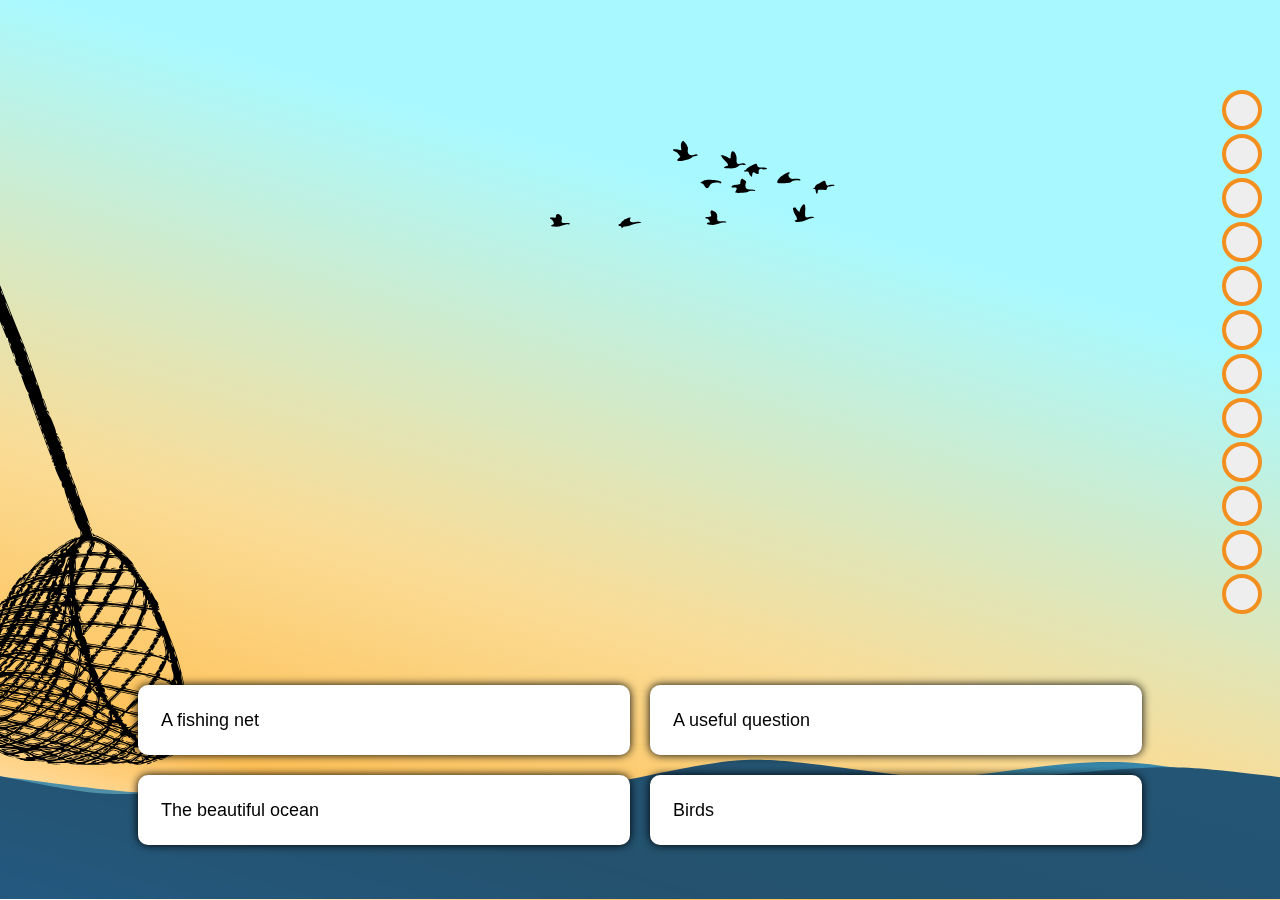
<file: index.html>
<!doctype html><html lang="en"><head><meta charset="utf-8"/><link rel="icon" href="/favicon.ico"/><meta name="viewport" content="width=device-width,initial-scale=1"/><meta name="theme-color" content="#000000"/><meta name="description" content="Game created using create-react-app"/><link rel="apple-touch-icon" href="/logo192.png"/><link rel="manifest" href="/manifest.json"/><title>React App</title><link href="/static/css/main.70c2e511.chunk.css" rel="stylesheet"></head><body><noscript>You need to enable JavaScript to run this app.</noscript><div id="root"></div><script>!function(e){function r(r){for(var n,a,l=r[0],c=r[1],f=r[2],p=0,s=[];p<l.length;p++)a=l[p],Object.prototype.hasOwnProperty.call(o,a)&&o[a]&&s.push(o[a][0]),o[a]=0;for(n in c)Object.prototype.hasOwnProperty.call(c,n)&&(e[n]=c[n]);for(i&&i(r);s.length;)s.shift()();return u.push.apply(u,f||[]),t()}function t(){for(var e,r=0;r<u.length;r++){for(var t=u[r],n=!0,l=1;l<t.length;l++){var c=t[l];0!==o[c]&&(n=!1)}n&&(u.splice(r--,1),e=a(a.s=t[0]))}return e}var n={},o={1:0},u=[];function a(r){if(n[r])return n[r].exports;var t=n[r]={i:r,l:!1,exports:{}};return e[r].call(t.exports,t,t.exports,a),t.l=!0,t.exports}a.m=e,a.c=n,a.d=function(e,r,t){a.o(e,r)||Object.defineProperty(e,r,{enumerable:!0,get:t})},a.r=function(e){"undefined"!=typeof Symbol&&Symbol.toStringTag&&Object.defineProperty(e,Symbol.toStringTag,{value:"Module"}),Object.defineProperty(e,"__esModule",{value:!0})},a.t=function(e,r){if(1&r&&(e=a(e)),8&r)return e;if(4&r&&"object"==typeof e&&e&&e.__esModule)return e;var t=Object.create(null);if(a.r(t),Object.defineProperty(t,"default",{enumerable:!0,value:e}),2&r&&"string"!=typeof e)for(var n in e)a.d(t,n,function(r){return e[r]}.bind(null,n));return t},a.n=function(e){var r=e&&e.__esModule?function(){return e.default}:function(){return e};return a.d(r,"a",r),r},a.o=function(e,r){return Object.prototype.hasOwnProperty.call(e,r)},a.p="/";var l=this["webpackJsonpoceancleaner-game"]=this["webpackJsonpoceancleaner-game"]||[],c=l.push.bind(l);l.push=r,l=l.slice();for(var f=0;f<l.length;f++)r(l[f]);var i=c;t()}([])</script><script src="/static/js/2.497369e1.chunk.js"></script><script src="/static/js/main.4f3ed47e.chunk.js"></script></body></html>
</file>
<file: static/css/main.70c2e511.chunk.css>
body{font-family:-apple-system,BlinkMacSystemFont,"Segoe UI","Roboto","Oxygen","Ubuntu","Cantarell","Fira Sans","Droid Sans","Helvetica Neue",sans-serif;margin:0;font-family:"Helvetica Neue","Segoe UI","Roboto","Oxygen","Ubuntu","Cantarell","Fira Sans","Droid Sans",sans-serif;-webkit-font-smoothing:antialiased;-moz-osx-font-smoothing:grayscale}code{font-family:source-code-pro,Menlo,Monaco,Consolas,"Courier New",monospace}*{box-sizing:border-box}.App{text-align:center}.App-logo{height:40vmin;pointer-events:none}@media (prefers-reduced-motion:no-preference){.App-logo{-webkit-animation:App-logo-spin 20s linear infinite;animation:App-logo-spin 20s linear infinite}}.App-header{background-color:#282c34;min-height:100vh;display:flex;flex-direction:column;align-items:center;justify-content:center;font-size:calc(10px + 2vmin);color:#fff}.App-link{color:#61dafb}@-webkit-keyframes App-logo-spin{0%{-webkit-transform:rotate(0deg);transform:rotate(0deg)}to{-webkit-transform:rotate(1turn);transform:rotate(1turn)}}@keyframes App-logo-spin{0%{-webkit-transform:rotate(0deg);transform:rotate(0deg)}to{-webkit-transform:rotate(1turn);transform:rotate(1turn)}}.wave{position:absolute;bottom:-5px;left:0;width:100%}@media (-webkit-min-device-pixel-ratio:0) and (min-resolution:.001dpcm){.wave{bottom:-3px}}@-moz-document url-prefix(){.wave{bottom:-4px}}.wave-container{position:fixed;height:200px;width:100%;bottom:0;opacity:.9;z-index:1}.net{-webkit-transform:rotate(180deg);transform:rotate(180deg);position:fixed;left:-140px;height:60%;bottom:15%;-webkit-animation:move 5s ease-in-out infinite;animation:move 5s ease-in-out infinite}@-webkit-keyframes move{0%{left:-150px}50%{left:-120px;-webkit-transform:rotate(175deg);transform:rotate(175deg)}to{left:-150px}}@keyframes move{0%{left:-150px}50%{left:-120px;-webkit-transform:rotate(175deg);transform:rotate(175deg)}to{left:-150px}}.quiz-view{background:#fff;background:linear-gradient(16deg,#fff,#ffc157 16%,#fadc96 36%,#a8f9ff 72%);background-size:cover;display:flex;justify-content:center;align-items:center;touch-action:manipulation}.whole-page{position:fixed;top:0;bottom:0;left:0;right:0}.quiz-game-view{position:absolute;top:10%;width:100%}.quiz-game-view .answer-circles,.quiz-game-view .timer-bar{margin:auto 8px;flex-shrink:0}.particle{position:fixed}.particle .over-bar{background-position:50%;background-repeat:no-repeat;background-size:cover;height:160px;width:400px;position:fixed;z-index:1}.particle .over-bar.running-out{transition:bottom 1s linear;-webkit-animation:blinkingBar .5s linear infinite alternate;animation:blinkingBar .5s linear infinite alternate}.particle .over-bar.not-over{transition:bottom 1s linear}.particle-text{text-align:center;font-size:18px;position:absolute;top:50%;-webkit-transform:translateY(-50%);transform:translateY(-50%);color:#000;padding:10px;margin-left:30%;margin-right:30%}.quiz-button{padding-left:20px;text-align:left;font-size:18px;position:relative;background-color:#fff;box-shadow:0 0 10px #000;border-radius:10px;border:3px solid #fff;color:#000;margin:10px}.quiz-button:hover{border-color:orange}.quiz-button.correct{background-color:green;border-color:green;color:#fff}.quiz-button.wrong{background-color:#be0000;border-color:#be0000;color:#fff}.answer-buttons{position:fixed;left:50%;bottom:5%;-webkit-transform:translateX(-50%);transform:translateX(-50%);min-height:160px;height:20%;width:80%;margin:auto;z-index:9;display:grid;grid-template-columns:50% 50%;grid-template-rows:50% 50%}.quiz-question-view .quiz-question-content{height:100%}.quiz-question-view .question-area{flex-grow:1}.quiz-question-view .media-area{flex-grow:1;margin:8px 0}.quiz-question-view .question-index{font-size:18px;margin-top:8px}.quiz-question-view .the-question{font-size:22px;margin-top:16px;font-weight:700}.quiz-question-view .media-area img{margin:0 auto;display:block}.answer-circles{display:inline-block;position:absolute;top:0;right:10px;z-index:5}.answer-circles .correct-answer-circle{margin:4px 0}.answer-circles :first-child{margin-top:0}.answer-circles :last-child{margin-bottom:0}.correct-answer-circle{width:40px;height:40px}.correct-answer-circle .circle{border-radius:50%;width:100%;height:100%;background-color:#eee;border:4px solid #f38f1f;font-size:23px}.correct-answer-circle .circle.correct{color:green}.correct-answer-circle .circle.wrong{color:#be0000}.quiz-finish-view{background-color:rgba(0,0,0,.5);color:#fff;height:100%;width:100%}.quiz-finish-view .congratulations{font-size:32px;padding-top:120px;margin-bottom:100px}.quiz-finish-view .message{font-size:24px}
/*# sourceMappingURL=main.70c2e511.chunk.css.map */
</file>
